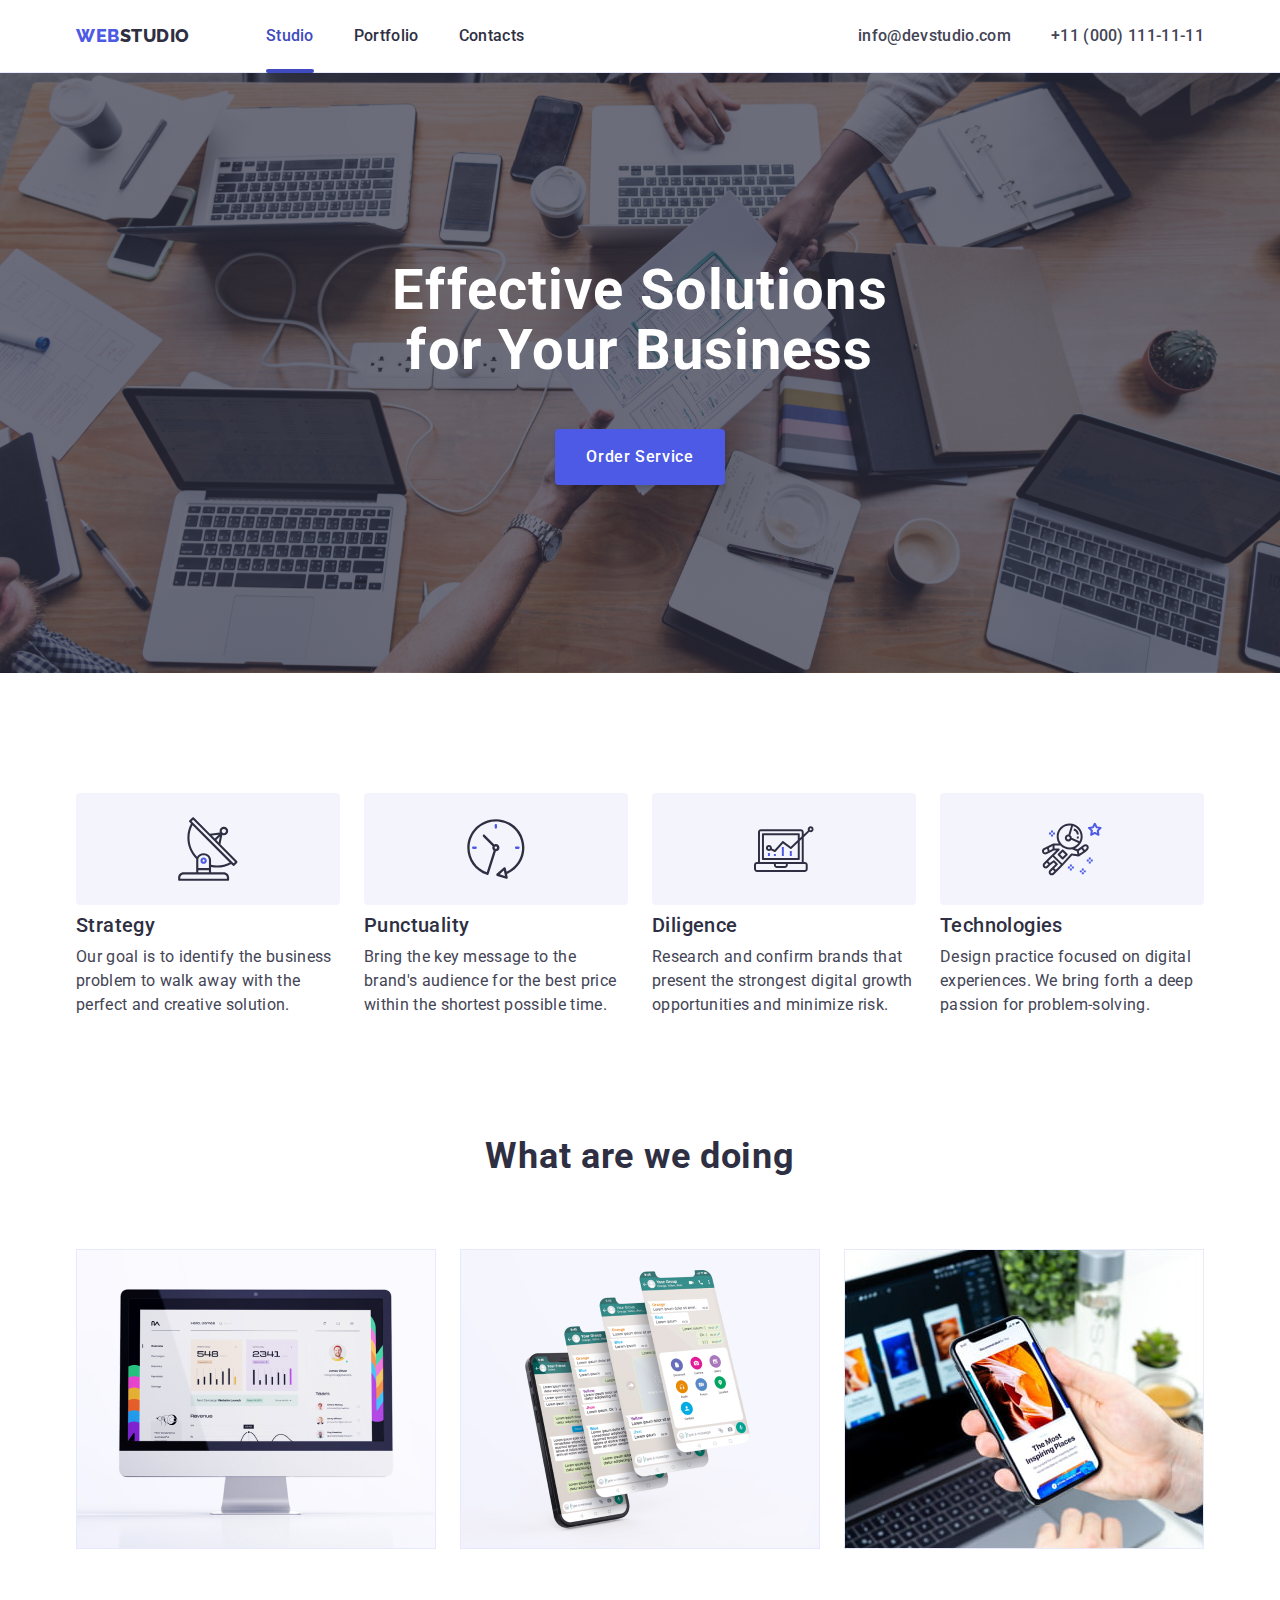
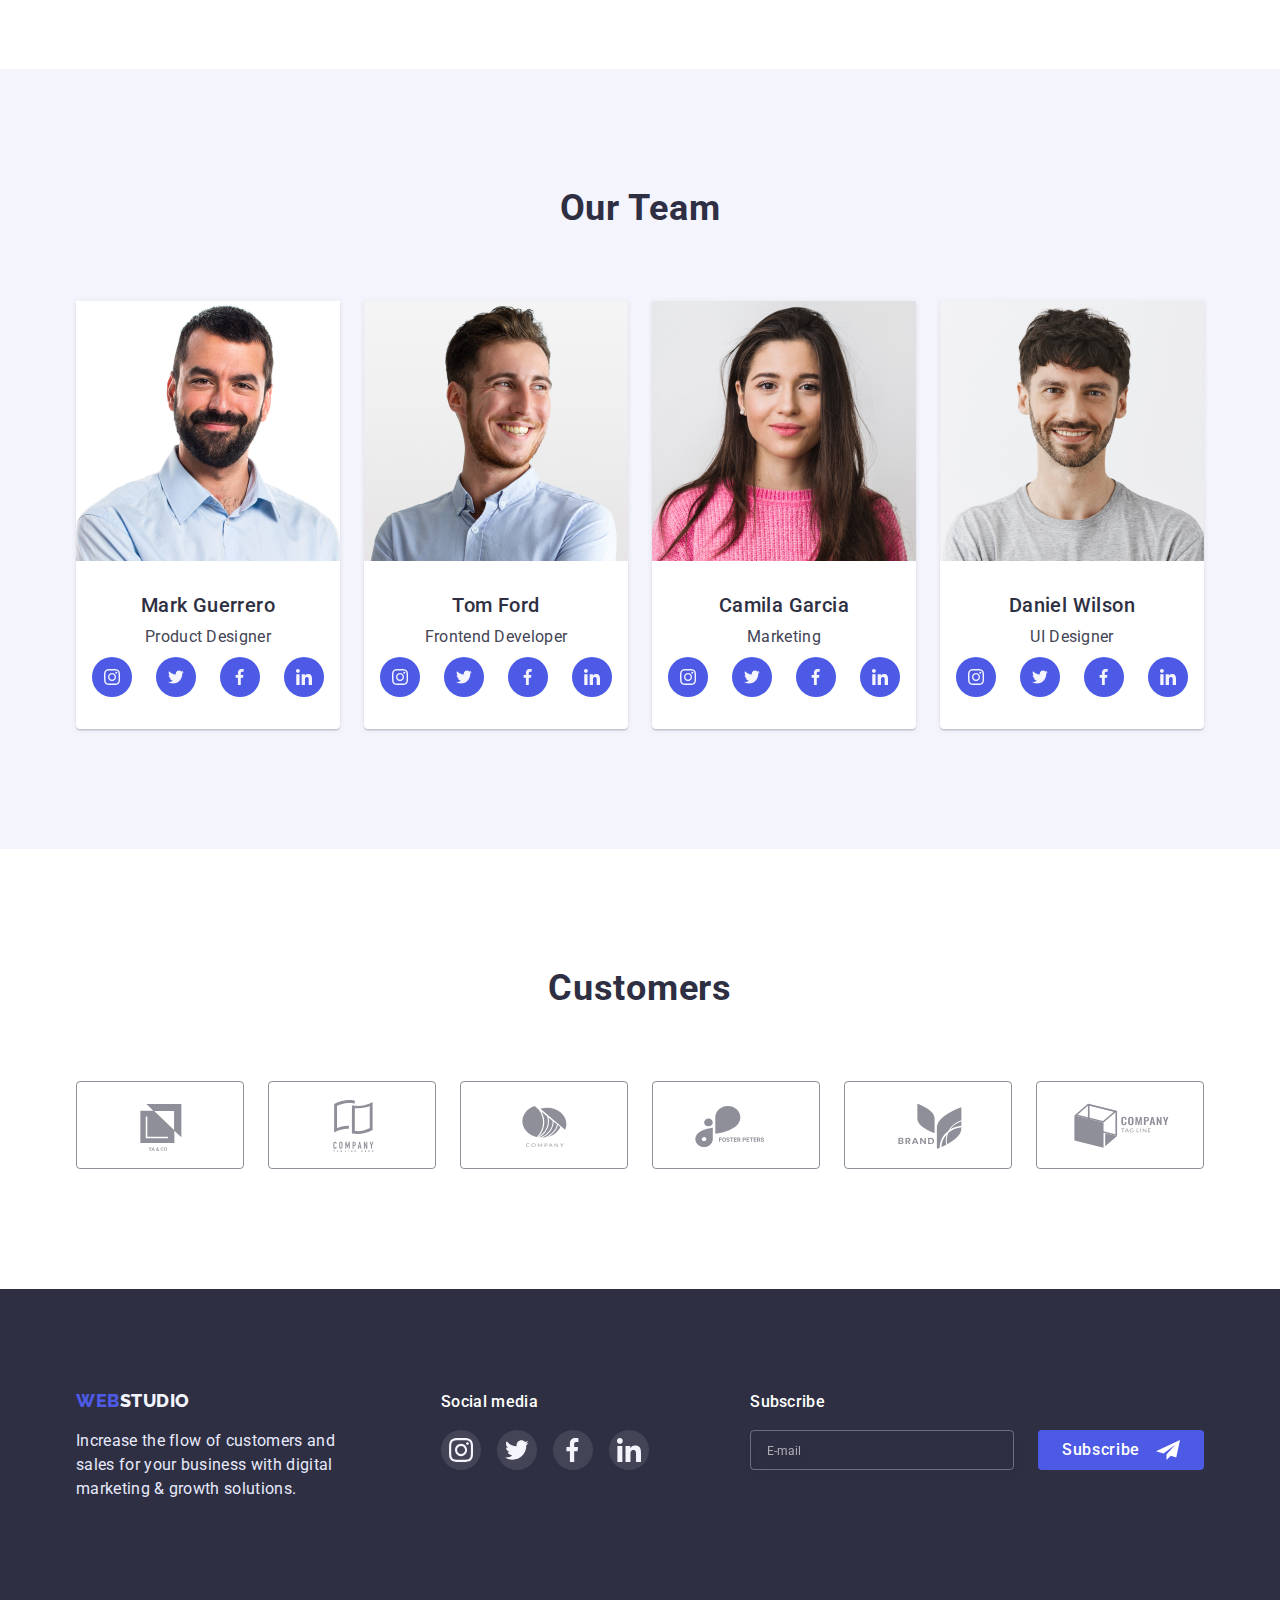
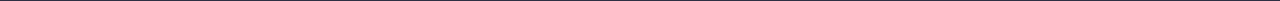
<file: index.html>
<!DOCTYPE html>
<html lang="en">
  <head>
    <meta charset="UTF-8" />
    <meta http-equiv="X-UA-Compatible" content="IE=edge" />
    <meta name="viewport" content="width=<device-width>, initial-scale=1.0" />
    <link rel="preconnect" href="https://fonts.googleapis.com" />
    <link rel="preconnect" href="https://fonts.gstatic.com" crossorigin />
    <link
      href="https://fonts.googleapis.com/css2?family=Roboto:wght@400;500;700;900&display=swap"
      rel="stylesheet"
    />
    <link rel="stylesheet" href="https://cdnjs.cloudflare.com/ajax/libs/modern-normalize/1.1.0/modern-normalize.css" 
    integrity="sha512-Y0MM+V6ymRKN2zStTqzQ227DWhhp4Mzdo6gnlRnuaNCbc+YN/ZH0sBCLTM4M0oSy9c9VKiCvd4Jk44aCLrNS5Q==" 
    crossorigin="anonymous" 
    referrerpolicy="no-referrer" />

    <link rel="stylesheet" href="./css/style.css" />

    <title>WEBSTUDIO</title>
  </head>
  <body>
    <header class="header__top">
      <div class="container">
        <div class="menu-content">
          <nav class="nav-menu">
            <!-- logo -->
            <a href="/" class="logo"><span>WEB</span>STUDIO</a>
            <!-- nav menu -->
            <ul class="menu-list flex-menu">
              <li class="menu-list-item">
                <a
                  href="./index.html"
                  rel="noopener noreferrer nofolow"
                  class="menu-list-link current"
                >
                  Studio
                </a>
              </li>
              <li class="menu-list-item">
                <a
                  href="./portfolio.html"
                  rel="noopener noreferrer nofolow"
                  class="menu-list-link"
                >
                  Portfolio
                </a>
              </li>
              <li class="menu-list-item">
                <a
                  href="#contacts"
                  rel="noopener noreferrer nofolow"
                  class="menu-list-link"
                >
                  Contacts
                </a>
              </li>
            </ul>
          </nav>

          <!-- contacts -->
          <ul class="contacts-list flex-menu">
            <li class="contacts-list-item">
              <a
                href="mailto:info@devstudio.com"
                rel="noopener noreferrer nofolow"
                class="contacts-list-link"
                >info@devstudio.com</a
              >
            </li>
            <li class="contacts-list-item">
              <a
                href="tel:+11(000)1111111"
                rel="noopener noreferrer nofolow"
                class="contacts-list-link"
                >+11 (000) 111-11-11</a
              >
            </li>
          </ul>
        </div>
      </div>
    </header>

    <main>
      <!-- banner -->
      <section class="hero">
        <div class="container">
          <h1 class="caption-h1">
            Effective Solutions <br/>
            for Your Business
          </h1>
          <button class="order-service" type="button" data-modal-open>Order Service</button>
        </div>
      </section>

      <!-- advantages section -->
      <section class="advantages">
        <div class="container">
          <h2 class="visually-hidden">Advantages</h2>
          <ul class="advantages-list">
            <li class="advantages-list-item">
              <div class="advantages-icon">
                  <svg class="svg-icons">
                    <use href="./images/icons.svg#icon-advantages-1"></use>
                  </svg>
              </div>
              <h3 class="caption-h3 caption-navyblue">Strategy</h3>
              <p class="advantages-card-info">
                Our goal is to identify the business problem to walk away with
                the perfect and creative solution.
              </p>
            </li>
            <li class="advantages-list-item">
              <div class="advantages-icon">
                <svg class="svg-icons">
                  <use href="./images/icons.svg#icon-advantages-2"></use>
                </svg>
              </div>
              <h3 class="caption-h3 caption-navyblue">Punctuality</h3>
              <p class="advantages-card-info">
                Bring the key message to the brand's audience for the best price
                within the shortest possible time.
              </p>
            </li>
            <li class="advantages-list-item">
              <div class="advantages-icon">
                <svg class="svg-icons">
                  <use href="./images/icons.svg#icon-advantages-3"></use>
                </svg>
              </div>
              <h3 class="caption-h3 caption-navyblue">Diligence</h3>
              <p class="advantages-card-info">
                Research and confirm brands that present the strongest digital
                growth opportunities and minimize risk.
              </p>
            </li>
            <li class="advantages-list-item">
              <div class="advantages-icon">
                <svg class="svg-icons">
                  <use href="./images/icons.svg#icon-advantages-4"></use>
                </svg>
              </div>
              <h3 class="caption-h3 caption-navyblue">Technologies</h3>
              <p class="advantages-card-info">
                Design practice focused on digital experiences. We bring forth a
                deep passion for problem-solving.
              </p>
            </li>
          </ul>
        </div>
      </section>

      <!-- images section -->
      <section class="wawd">
        <div class="container">
          <h2 class="caption-h2 caption-navyblue">What are we doing</h2>
          <ul class="wawd-list">
            <li class="wawd-list-item">
              <img
                src="./images/image-1.jpg"
                alt="image 1"
                width="360"
                height="300"
              />
            </li>
            <li class="wawd-list-item">
              <img
                src="./images/image-2.jpg"
                alt="image 2"
                width="360"
                height="300"
              />
            </li>
            <li class="wawd-list-item">
              <img
                src="./images/image-3.jpg"
                alt="image 3"
                width="360"
                height="300"
              />
            </li>
          </ul>
        </div>
      </section>

      <!-- team section -->
      <section class="our-team">
        <div class="container">
          <h2 class="caption-h2 caption-navyblue">Our Team</h2>
          <ul class="our-team-list">
            <li class="our-team-list-item">
              <img
                class="our-team-worker-photo"
                src="./images/team-1.jpg"
                alt="Mark Guerrero photo"
                width="264"
                height="260"
              />
              <div class="our-team-card-info">
                <h3 class="caption-h3 caption-navyblue">Mark Guerrero</h3>
                <p class="our-team-card-role">Product Designer</p>
                <ul class="our-team-social-media-list">
                  <li class="our-team-social-media-list-item">
                    <a href="/" rel="noopener noreferrer nofolow" class="our-team-social-media-link">
                      <svg class="svg-icons-ot">
                        <use href="./images/icons.svg#icon-instagram"></use>
                      </svg>
                    </a>
                  </li>
                  <li class="our-team-social-media-list-item">
                    <a href="/" rel="noopener noreferrer nofolow" class="our-team-social-media-link">
                      <svg class="svg-icons-ot">
                        <use href="./images/icons.svg#icon-twitter"></use>
                      </svg>
                    </a>
                  </li>
                  </li>
                  <li class="our-team-social-media-list-item">
                    <a href="/" rel="noopener noreferrer nofolow" class="our-team-social-media-link">
                      <svg class="svg-icons-ot">
                        <use href="./images/icons.svg#icon-facebook"></use>
                      </svg>
                    </a>
                  </li>
                  <li class="our-team-social-media-list-item">
                    <a href="/" rel="noopener noreferrer nofolow" class="our-team-social-media-link">
                      <svg class="svg-icons-ot">
                        <use href="./images/icons.svg#icon-linkedin"></use>
                      </svg>
                    </a>
                  </li>
                </ul>
              </div>
            </li>
            <li class="our-team-list-item">
              <img
                class="our-team-worker-photo"
                src="./images/team-2.jpg"
                alt="Tom Ford photo"
                width="264"
                height="260"
              />
              <div class="our-team-card-info">
                <h3 class="caption-h3 caption-navyblue">Tom Ford</h3>
                <p class="our-team-card-role">Frontend Developer</p>
                <ul class="our-team-social-media-list">
                  <li class="our-team-social-media-list-item">
                    <a href="/" rel="noopener noreferrer nofolow" class="our-team-social-media-link">
                      <svg class="svg-icons-ot">
                        <use href="./images/icons.svg#icon-instagram"></use>
                      </svg>
                    </a>
                  </li>
                  <li class="our-team-social-media-list-item">
                    <a href="/" rel="noopener noreferrer nofolow" class="our-team-social-media-link">
                      <svg class="svg-icons-ot">
                        <use href="./images/icons.svg#icon-twitter"></use>
                      </svg>
                    </a>
                  </li>
                  </li>
                  <li class="our-team-social-media-list-item">
                    <a href="/" rel="noopener noreferrer nofolow" class="our-team-social-media-link">
                      <svg class="svg-icons-ot">
                        <use href="./images/icons.svg#icon-facebook"></use>
                      </svg>
                    </a>
                  </li>
                  <li class="our-team-social-media-list-item">
                    <a href="/" rel="noopener noreferrer nofolow" class="our-team-social-media-link">
                      <svg class="svg-icons-ot">
                        <use href="./images/icons.svg#icon-linkedin"></use>
                      </svg>
                    </a>
                  </li>
                </ul>
              </div>
            </li>
            <li class="our-team-list-item">
              <img
                class="our-team-worker-photo"
                src="./images/team-3.jpg"
                alt="Camila Garcia photo"
                width="264"
                height="260"
              />
              <div class="our-team-card-info">
                <h3 class="caption-h3 caption-navyblue">Camila Garcia</h3>
                <p class="our-team-card-role">Marketing</p>
                <ul class="our-team-social-media-list">
                  <li class="our-team-social-media-list-item">
                    <a href="/" rel="noopener noreferrer nofolow" class="our-team-social-media-link">
                      <svg class="svg-icons-ot">
                        <use href="./images/icons.svg#icon-instagram"></use>
                      </svg>
                    </a>
                  </li>
                  <li class="our-team-social-media-list-item">
                    <a href="/" rel="noopener noreferrer nofolow" class="our-team-social-media-link">
                      <svg class="svg-icons-ot">
                        <use href="./images/icons.svg#icon-twitter"></use>
                      </svg>
                    </a>
                  </li>
                  </li>
                  <li class="our-team-social-media-list-item">
                    <a href="/" rel="noopener noreferrer nofolow" class="our-team-social-media-link">
                      <svg class="svg-icons-ot">
                        <use href="./images/icons.svg#icon-facebook"></use>
                      </svg>
                    </a>
                  </li>
                  <li class="our-team-social-media-list-item">
                    <a href="/" rel="noopener noreferrer nofolow" class="our-team-social-media-link">
                      <svg class="svg-icons-ot">
                        <use href="./images/icons.svg#icon-linkedin"></use>
                      </svg>
                    </a>
                  </li>
                </ul>
              </div>
            </li>
            <li class="our-team-list-item">
              <img
                class="our-team-worker-photo"
                src="./images/team-4.jpg"
                alt="Daniel Wilson photo"
                width="264"
                height="260"
              />
              <div class="our-team-card-info">
                <h3 class="caption-h3 caption-navyblue">Daniel Wilson</h3>
                <p class="our-team-card-role">UI Designer</p>
                <ul class="our-team-social-media-list">
                  <li class="our-team-social-media-list-item">
                    <a href="/" rel="noopener noreferrer nofolow" class="our-team-social-media-link">
                      <svg class="svg-icons-ot">
                        <use href="./images/icons.svg#icon-instagram"></use>
                      </svg>
                    </a>
                  </li>
                  <li class="our-team-social-media-list-item">
                    <a href="/" rel="noopener noreferrer nofolow" class="our-team-social-media-link">
                      <svg class="svg-icons-ot">
                        <use href="./images/icons.svg#icon-twitter"></use>
                      </svg>
                    </a>
                  </li>
                  </li>
                  <li class="our-team-social-media-list-item">
                    <a href="/" rel="noopener noreferrer nofolow" class="our-team-social-media-link">
                      <svg class="svg-icons-ot">
                        <use href="./images/icons.svg#icon-facebook"></use>
                      </svg>
                    </a>
                  </li>
                  <li class="our-team-social-media-list-item">
                    <a href="/" rel="noopener noreferrer nofolow" class="our-team-social-media-link">
                      <svg class="svg-icons-ot">
                        <use href="./images/icons.svg#icon-linkedin"></use>
                      </svg>
                    </a>
                  </li>
                </ul>
              </div>
            </li>
          </ul>
        </div>
      </section>

      <!-- customers section -->
      <section class="customers">
        <div class="container">
          <h2 class="caption-h2 caption-navyblue">Customers</h2>
          <ul class="customers-list">
            <li class="customers-list-item">
              <a href="/" rel="noopener noreferrer nofolow" class="customers-link">
                <svg class="svg-icons-customers">
                  <use href="./images/icons.svg#icon-logo-1"></use>
                </svg>
              </a>
            </li>
            <li class="customers-list-item">
              <a href="/" rel="noopener noreferrer nofolow" class="customers-link">
                <svg class="svg-icons-customers">
                  <use href="./images/icons.svg#icon-logo-2"></use>
                </svg>
              </a>
            </li>
            <li class="customers-list-item">
              <a href="/" rel="noopener noreferrer nofolow" class="customers-link">
                <svg class="svg-icons-customers">
                  <use href="./images/icons.svg#icon-logo-3"></use>
                </svg>
              </a>
            </li>
            <li class="customers-list-item">
              <a href="/" rel="noopener noreferrer nofolow" class="customers-link">
                <svg class="svg-icons-customers">
                  <use href="./images/icons.svg#icon-logo-4"></use>
                </svg>
              </a>
            </li>
            <li class="customers-list-item">
              <a href="/" rel="noopener noreferrer nofolow" class="customers-link">
                <svg class="svg-icons-customers">
                  <use href="./images/icons.svg#icon-logo-5"></use>
                </svg>
              </a>
            </li>
            <li class="customers-list-item">
              <a href="/" rel="noopener noreferrer nofolow" class="customers-link">
                <svg class="svg-icons-customers">
                  <use href="./images/icons.svg#icon-logo-6"></use>
                </svg>
              </a>
            </li>
          </ul>
        </div>
      </section>
    </main>

    <footer class="footer">
      <div class="container">
        <div class="footer-content">
          <div class="footer-div">
            <a href="./index.html" rel="noopener noreferrer nofolow" class="logo">
              <span>WEB</span>STUDIO</a>
            <p class="footer-info">
            Increase the flow of customers and sales for your business with
            digital marketing & growth solutions.
            </p>
          </div>
          <div class="footer-div">
            <p class="footer-caption">Social media</p>
            <ul class="footer-social-media-list">
              <li class="footer-social-media-list-item">
                <a href="/" rel="noopener noreferrer nofolow" class="footer-social-media-link">
                  <svg class="svg-icons-footer">
                    <use href="./images/icons.svg#icon-instagram"></use>
                  </svg>
                </a>
              </li>
              <li class="footer-social-media-list-item">
                <a href="/" rel="noopener noreferrer nofolow" class="footer-social-media-link">
                  <svg class="svg-icons-footer">
                    <use href="./images/icons.svg#icon-twitter"></use>
                  </svg>
                </a>
              </li>
              <li class="footer-social-media-list-item">
                <a href="/" rel="noopener noreferrer nofolow" class="footer-social-media-link">
                  <svg class="svg-icons-footer">
                    <use href="./images/icons.svg#icon-facebook"></use>
                  </svg>
                </a>
              </li>
              <li class="footer-social-media-list-item">
                <a href="/" rel="noopener noreferrer nofolow" class="footer-social-media-link">
                  <svg class="svg-icons-footer">
                    <use href="./images/icons.svg#icon-linkedin"></use>
                  </svg>
                </a>
              </li>
            </ul>
          </div>
          <div class="footer-div">
            <p class="footer-caption">Subscribe</p>
            <form class="footer-form">
              <input type="email" name="footer-email" id="email" placeholder="E-mail" class="footer-email-input">
              <button type="submit" class="footer-subscribe-btn">Subscribe
                <svg class="footer-btn-icon">
                  <use href="./images/icons.svg#icon-send"></use>
                </svg>
              </button>
            </form>
          </div>
        </div>
      </div>
    </footer>


    <!-- modal window -->
    <div class="backdrop is-hidden" data-modal>
      <div class="modal">
        <button data-modal-close class="modal-close">
          <svg class="modal-close-icon">
            <use href="./images/icons.svg#icon-close-modal-button"></use>
          </svg>
        </button>

        <h3 class="modal-caption">Leave your contacts and we will call you back</h3>
        <form class="modal-form">
          <label class="modal-form-lable">
            <span class="modal-form-lable-caption">Name</span>
            <span class="modal-form-input-icon">
              <input type="text" class="modal-form-input" name="user-name" required />
              <svg class="modal-form-icon">
                <use href="./images/icons.svg#icon-person"></use>
              </svg>
            </span>
          </label>

          <label class="modal-form-lable">
            <span class="modal-form-lable-caption">Phone</span>
            <span class="modal-form-input-icon">
              <input type="tel" class="modal-form-input" name="user-phone" required />
              <svg class="modal-form-icon">
                <use href="./images/icons.svg#icon-phone"></use>
              </svg>
            </span>
          </label>

          <label class="modal-form-lable">
            <span class="modal-form-lable-caption">Email</span>
            <span class="modal-form-input-icon">
              <input type="email" class="modal-form-input" name="user-email" required />
              <svg class="modal-form-icon">
                <use href="./images/icons.svg#icon-email"></use>
              </svg>
            </span>
          </label>

          <label class="modal-form-lable modal-textarea">
            <span class="modal-form-lable-caption">Comment</span>
            <textarea
              name="user-comment"
              class="modal-form-textarea"
              placeholder="Text input"
            ></textarea>
          </label>

          <label for="policy" class="modal-form-check-policy">
            <input
              type="checkbox"
              id="policy"
              class="modal-form-check visually-hidden"
              required
            />
            <span class="modal-form-check">
              <svg class="chek-icon">
                <use href="./images/icons.svg#icon-tick"></use>
              </svg> </span
            >I accept the terms and conditions of the&nbsp;<a href="" class="policy-link"
              >Privacy Policy</a
            ></label
          >

          <button type="submit" class="modal-send-btn">Send</button>
        </form>
      </div>
    </div>



    <script src="./js/modal.js"></script>
  </body>
</html>
</file>
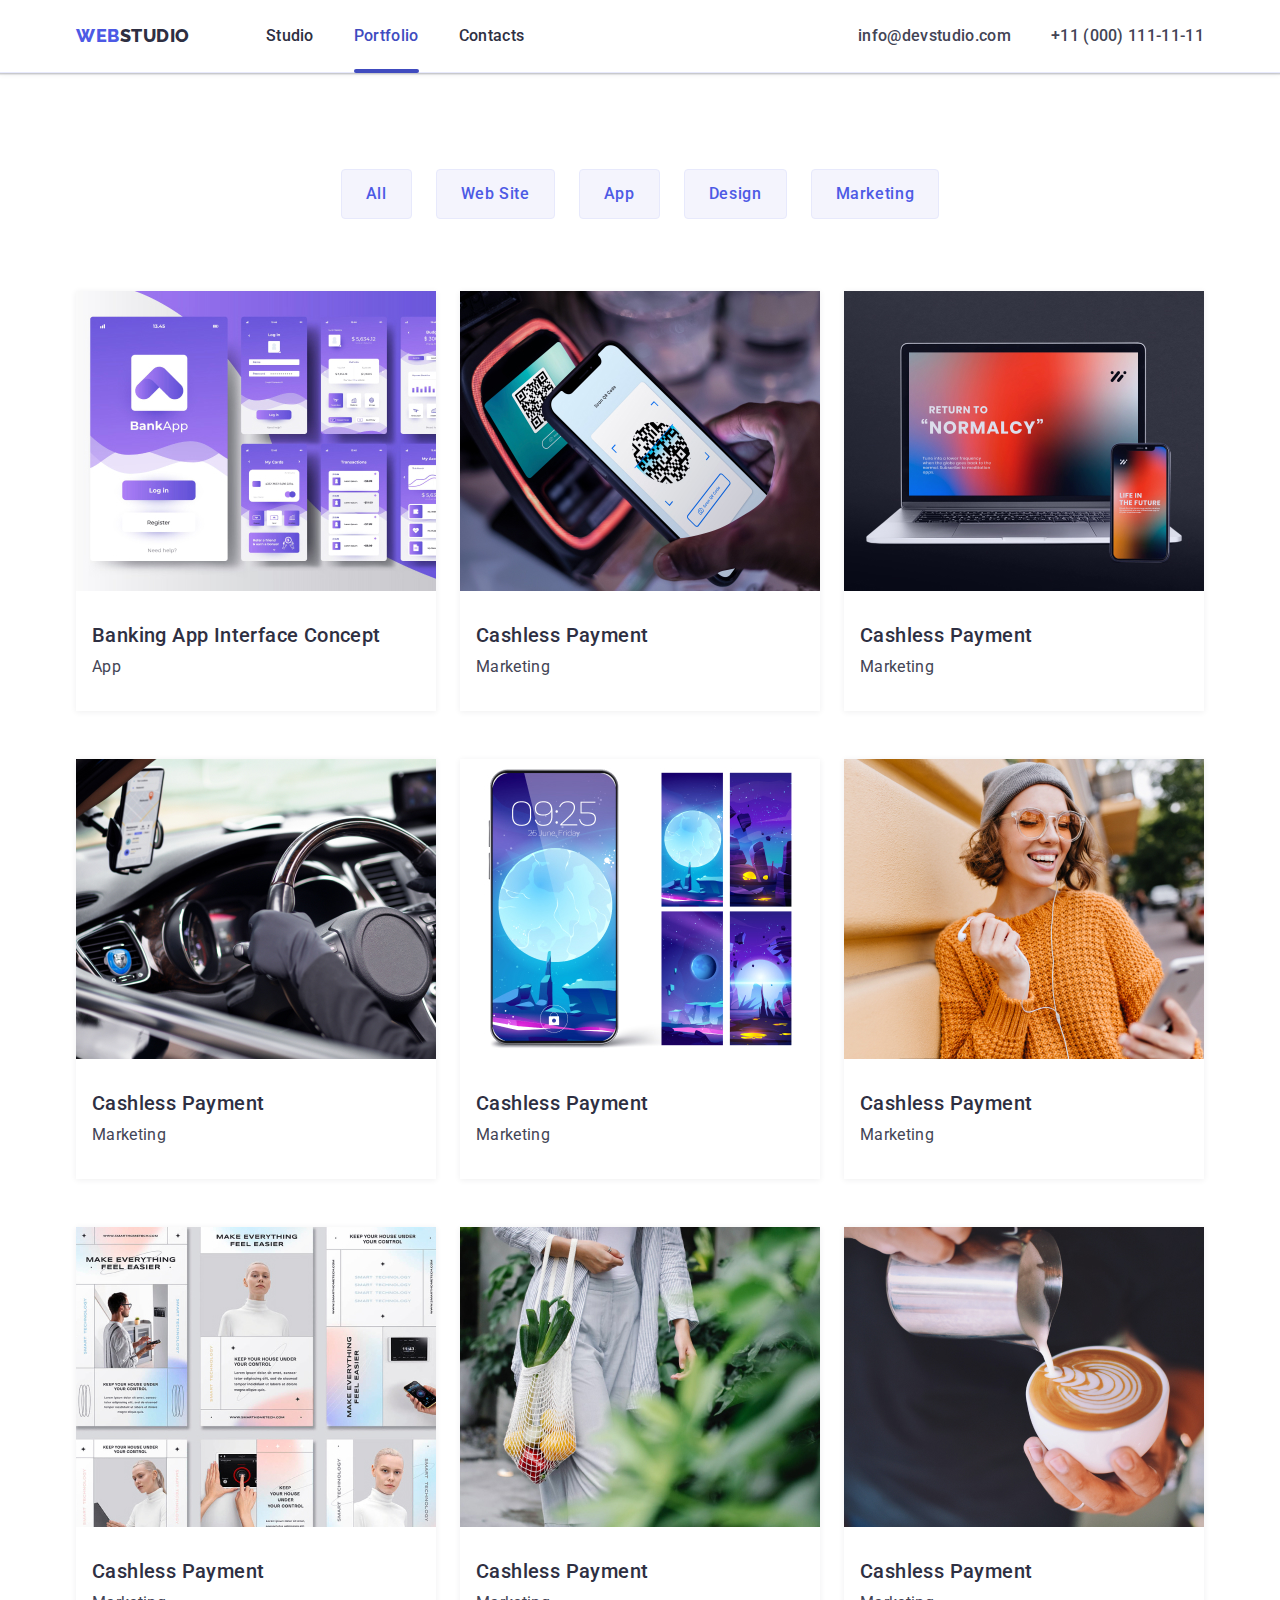
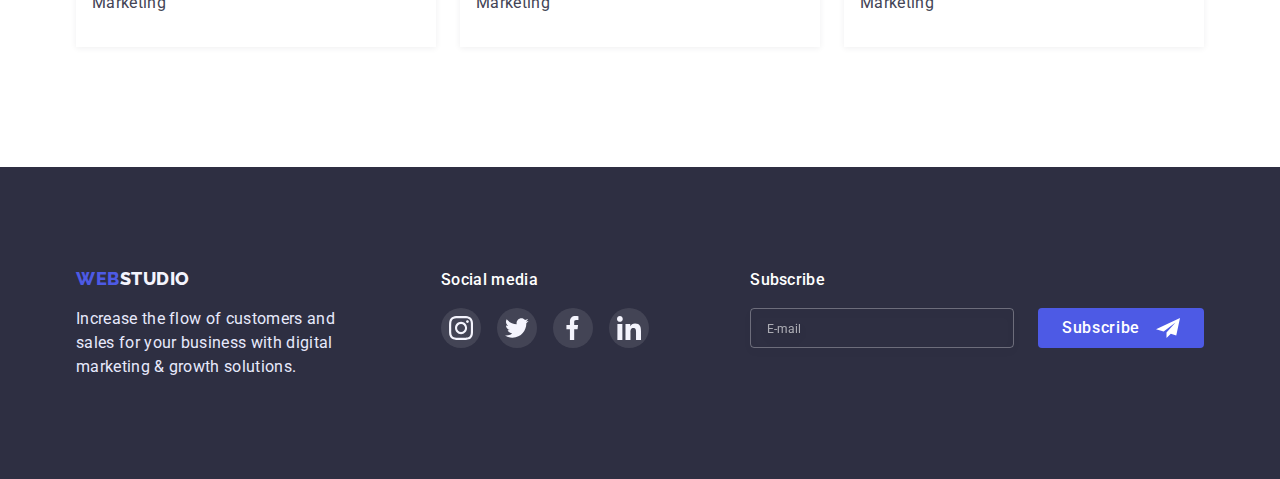
<file: portfolio.html>
<!DOCTYPE html>
<html lang="en">
  <head>
    <meta charset="UTF-8" />
    <meta http-equiv="X-UA-Compatible" content="IE=edge" />
    <meta name="viewport" content="width=<device-width>, initial-scale=1.0" />
    <link rel="preconnect" href="https://fonts.googleapis.com" />
    <link rel="preconnect" href="https://fonts.gstatic.com" crossorigin />
    <link
      href="https://fonts.googleapis.com/css2?family=Raleway:wght@800&family=Roboto:wght@400;500;700;900&display=swap"
      rel="stylesheet"
    />
    <link rel="stylesheet" href="https://cdnjs.cloudflare.com/ajax/libs/modern-normalize/1.1.0/modern-normalize.css" 
    integrity="sha512-Y0MM+V6ymRKN2zStTqzQ227DWhhp4Mzdo6gnlRnuaNCbc+YN/ZH0sBCLTM4M0oSy9c9VKiCvd4Jk44aCLrNS5Q==" 
    crossorigin="anonymous" 
    referrerpolicy="no-referrer" />
    <link rel="stylesheet" href="./css/style.css" />

    <title>PORTFOLIO</title>
  </head>
  <body>
    <header class="header__top">
      <div class="container">
        <div class="menu-content">
          <nav class="nav-menu">
            <!-- logo -->
            <a href="/" class="logo"><span>WEB</span>STUDIO</a>
            <!-- nav menu -->
            <ul class="menu-list flex-menu">
              <li class="menu-list-item">
                <a
                  href="./index.html"
                  rel="noopener noreferrer nofolow"
                  class="menu-list-link"
                  >Studio</a
                >
              </li>
              <li class="menu-list-item">
                <a
                  href="./portfolio.html"
                  rel="noopener noreferrer nofolow"
                  class="menu-list-link current"
                  >Portfolio</a
                >
              </li>
              <li class="menu-list-item">
                <a
                  href="#contacts"
                  rel="noopener noreferrer nofolow"
                  class="menu-list-link"
                  >Contacts</a
                >
              </li>
            </ul>
          </nav>

          <!-- contacts -->
          <ul class="contacts-list flex-menu">
            <li class="contacts-list-item">
              <a
                href="mailto:info@devstudio.com"
                rel="noopener noreferrer nofolow"
                class="contacts-list-link"
                >info@devstudio.com</a
              >
            </li>
            <li class="contacts-list-item">
              <a
                href="tel:+11(000)1111111"
                rel="noopener noreferrer nofolow"
                class="contacts-list-link"
                >+11 (000) 111-11-11</a
              >
            </li>
          </ul>
        </div>
      </div>
    </header>

    <!-- main section -->
    <main>
      <section class="portfolio-articles">
        <div class="container">
          <!-- filter -->
          <ul class="filter-list">
            <li class="filter-list-item">
              <button type="button" class="filter-button">All</button>
            </li>
            <li class="filter-list-item">
              <button type="button" class="filter-button">Web Site</button>
            </li>
            <li class="filter-list-item">
              <button type="button" class="filter-button">App</button>
            </li>
            <li class="filter-list-item">
              <button type="button" class="filter-button">Design</button>
            </li>
            <li class="filter-list-item">
              <button type="button" class="filter-button">Marketing</button>
            </li>
          </ul>

          <!-- portfolio -->
          <h1 class="visually-hidden">Portfolio</h1>
          <ul class="articles-list">
            <li class="article-list-item">
              <a href="/" rel="noopener noreferrer nofolow" class="article-link">
                <div class="link-container">
                  <img
                  src="./images/article-1.jpg"
                  alt="artcile-image-1"
                  width="360"
                  height="300"
                  class="article-img"
                  />
                  <div class="link-text-overlay">
                    <p class="link-text">
                      14 Stylish and User-Friendly App Design Concepts · Task
                      Manager App · Calorie Tracker App · Exotic Fruit Ecommerce
                      App · Cloud Storage App
                    </p>
                  </div>
                </div>
                <div class="article-info">
                  <h3 class="caption-h3 caption-navyblue">
                    Banking App Interface Concept
                  </h3>
                  <p class="pa-category">App</p>
                </div>
              </a>
            </li>
            <li class="article-list-item">
              <a href="/" rel="noopener noreferrer nofolow" class="article-link">
                <div class="link-container">
                  <img
                    src="./images/article-2.jpg"
                    alt="artcile-image-2"
                    width="360"
                    height="300"
                    class="article-img"
                  />
                  <div class="link-text-overlay">
                    <p class="link-text">
                      14 Stylish and User-Friendly App Design Concepts · Task
                      Manager App · Calorie Tracker App · Exotic Fruit Ecommerce
                      App · Cloud Storage App
                    </p>
                  </div>
                </div>
                <div class="article-info">
                  <h3 class="caption-h3 caption-navyblue">Cashless Payment</h3>
                  <p class="pa-category">Marketing</p>
                </div>
              </a>
            </li>
            <li class="article-list-item">
              <a href="/" rel="noopener noreferrer nofolow" class="article-link">
                <div class="link-container">
                  <img
                    src="./images/article-3.jpg"
                    alt="artcile-image-3"
                    width="360"
                    height="300"
                    class="article-img"
                  />
                  <div class="link-text-overlay">
                    <p class="link-text">
                      14 Stylish and User-Friendly App Design Concepts · Task
                      Manager App · Calorie Tracker App · Exotic Fruit Ecommerce
                      App · Cloud Storage App
                    </p>
                  </div>
                </div>
                <div class="article-info">
                  <h3 class="caption-h3 caption-navyblue">Cashless Payment</h3>
                  <p class="pa-category">Marketing</p>
                </div>
              </a>
            </li>
            <li class="article-list-item">
              <a href="/" rel="noopener noreferrer nofolow" class="article-link">
                <div class="link-container">
                  <img
                    src="./images/article-4.jpg"
                    alt="artcile-image-4"
                    width="360"
                    height="300"
                    class="article-img"
                  />
                  <div class="link-text-overlay">
                    <p class="link-text">
                      14 Stylish and User-Friendly App Design Concepts · Task
                      Manager App · Calorie Tracker App · Exotic Fruit Ecommerce
                      App · Cloud Storage App
                    </p>
                  </div>
                </div>
                <div class="article-info">
                  <h3 class="caption-h3 caption-navyblue">Cashless Payment</h3>
                  <p class="pa-category">Marketing</p>
                </div>
              </a>
            </li>
            <li class="article-list-item">
              <a href="/" rel="noopener noreferrer nofolow" class="article-link">
                <div class="link-container">
                  <img
                    src="./images/article-5.jpg"
                    alt="artcile-image-5"
                    width="360"
                    height="300"
                    class="article-img"
                  />
                  <div class="link-text-overlay">
                    <p class="link-text">
                      14 Stylish and User-Friendly App Design Concepts · Task
                      Manager App · Calorie Tracker App · Exotic Fruit Ecommerce
                      App · Cloud Storage App
                    </p>
                  </div>
                </div>
                <div class="article-info">
                  <h3 class="caption-h3 caption-navyblue">Cashless Payment</h3>
                  <p class="pa-category">Marketing</p>
                </div>
              </a>
            </li>
            <li class="article-list-item">
              <a href="/" rel="noopener noreferrer nofolow" class="article-link">
                <div class="link-container">
                  <img
                    src="./images/article-6.jpg"
                    alt="artcile-image-6"
                    width="360"
                    height="300"
                    class="article-img"
                  />
                  <div class="link-text-overlay">
                    <p class="link-text">
                      14 Stylish and User-Friendly App Design Concepts · Task
                      Manager App · Calorie Tracker App · Exotic Fruit Ecommerce
                      App · Cloud Storage App
                    </p>
                  </div>
                </div>
                <div class="article-info">
                  <h3 class="caption-h3 caption-navyblue">Cashless Payment</h3>
                  <p class="pa-category">Marketing</p>
                </div>
              </a>
            </li>
            <li class="article-list-item">
              <a href="/" rel="noopener noreferrer nofolow" class="article-link">
                <div class="link-container">
                  <img
                    src="./images/article-7.jpg"
                    alt="artcile-image-7"
                    width="360"
                    height="300"
                    class="article-img"
                  />
                  <div class="link-text-overlay">
                    <p class="link-text">
                      14 Stylish and User-Friendly App Design Concepts · Task
                      Manager App · Calorie Tracker App · Exotic Fruit Ecommerce
                      App · Cloud Storage App
                    </p>
                  </div>
                </div>
                <div class="article-info">
                  <h3 class="caption-h3 caption-navyblue">Cashless Payment</h3>
                  <p class="pa-category">Marketing</p>
                </div>
              </a>
            </li>
            <li class="article-list-item">
              <a href="/" rel="noopener noreferrer nofolow" class="article-link">
                <div class="link-container">
                  <img
                    src="./images/article-8.jpg"
                    alt="artcile-image-8"
                    width="360"
                    height="300"
                    class="article-img"
                  />
                  <div class="link-text-overlay">
                    <p class="link-text">
                      14 Stylish and User-Friendly App Design Concepts · Task
                      Manager App · Calorie Tracker App · Exotic Fruit Ecommerce
                      App · Cloud Storage App
                    </p>
                  </div>
                </div>
                <div class="article-info">
                  <h3 class="caption-h3 caption-navyblue">Cashless Payment</h3>
                  <p class="pa-category">Marketing</p>
                </div>
              </a>
            </li>
            <li class="article-list-item">
              <a href="/" rel="noopener noreferrer nofolow" class="article-link">
                <div class="link-container">
                  <img
                    src="./images/article-9.jpg"
                    alt="artcile-image-9"
                    width="360"
                    height="300"
                    class="article-img"
                  />
                  <div class="link-text-overlay">
                    <p class="link-text">
                      14 Stylish and User-Friendly App Design Concepts · Task
                      Manager App · Calorie Tracker App · Exotic Fruit Ecommerce
                      App · Cloud Storage App
                    </p>
                  </div>
                </div>
                <div class="article-info">
                  <h3 class="caption-h3 caption-navyblue">Cashless Payment</h3>
                  <p class="pa-category">Marketing</p>
                </div>
              </a>
            </li>
          </ul>
        </div>
      </section>
    </main>

    <footer class="footer">
      <div class="container">
        <div class="footer-content">
          <div class="footer-div">
            <a href="./index.html" rel="noopener noreferrer nofolow" class="logo">
              <span>WEB</span>STUDIO</a>
            <p class="footer-info">
            Increase the flow of customers and sales for your business with
            digital marketing & growth solutions.
            </p>
          </div>
          <div class="footer-div">
            <p class="footer-caption">Social media</p>
            <ul class="footer-social-media-list">
              <li class="footer-social-media-list-item">
                <a href="/" rel="noopener noreferrer nofolow" class="footer-social-media-link">
                  <svg class="svg-icons-footer">
                    <use href="./images/icons.svg#icon-instagram"></use>
                  </svg>
                </a>
              </li>
              <li class="footer-social-media-list-item">
                <a href="/" rel="noopener noreferrer nofolow" class="footer-social-media-link">
                  <svg class="svg-icons-footer">
                    <use href="./images/icons.svg#icon-twitter"></use>
                  </svg>
                </a>
              </li>
              <li class="footer-social-media-list-item">
                <a href="/" rel="noopener noreferrer nofolow" class="footer-social-media-link">
                  <svg class="svg-icons-footer">
                    <use href="./images/icons.svg#icon-facebook"></use>
                  </svg>
                </a>
              </li>
              <li class="footer-social-media-list-item">
                <a href="/" rel="noopener noreferrer nofolow" class="footer-social-media-link">
                  <svg class="svg-icons-footer">
                    <use href="./images/icons.svg#icon-linkedin"></use>
                  </svg>
                </a>
              </li>
            </ul>
          </div>
          <div class="footer-div">
            <p class="footer-caption">Subscribe</p>
            <form class="footer-form">
              <input type="email" name="footer-email" id="email" placeholder="E-mail" class="footer-email-input">
              <button type="submit" class="footer-subscribe-btn">Subscribe
                <svg class="footer-btn-icon">
                  <use href="./images/icons.svg#icon-send"></use>
                </svg>
              </button>
            </form>
          </div>
        </div>
      </div>
    </footer>
  </body>
</html>
</file>
<file: css/style.css>
@import url("https://fonts.googleapis.com/css2?family=Raleway:wght@800&family=Roboto:wght@400;500;700&display=swap");

*,
::before,
::after {
  padding: 0;
  margin: 0;
  box-sizing: border-box;
}

body {
  color: var(--color-navyblue);
  font-family: "Roboto", sans-serif;
  background-color: var(--color-white);
}

:root {
  --color-iris: rgba(77, 90, 229, 1);
  --color-navyblue: rgba(46, 47, 66, 1);
  --color-white: rgba(255, 255, 255, 1);
  --color-cloud: rgba(244, 244, 253, 1);
  --color-cornflower: rgba(231, 233, 252, 1);
  --color-slate: rgba(67, 68, 85, 1);
  --color-lightslate: rgba(142, 143, 153, 1);
  --color-ocean: rgba(64, 75, 191, 1);
  --color-green: rgba(49, 208, 170, 1);

  --modal-backdrop: #2e2f42;
  --modal-background: #fcfcfc;

  --font-roboto: "Roboto", sans-serif;
  --font-raleway: "Raleway", sans-serif;
}

a {
  text-decoration: none;
}

li {
  list-style: none;
}

img{
  display: block;
  max-width: 100%;
  height: auto;
}

.caption-h1 {
  font-weight: 700;
  font-size: 56px;
  line-height: 1.07;
  letter-spacing: 0.02em;
}

.caption-h2 {
  font-weight: 700;
  font-size: 36px;
  line-height: 1.11;
  letter-spacing: 0.02em;
  text-align: center;
}

.caption-h3 {
  font-weight: 500;
  font-size: 20px;
  line-height: 1.2;
  letter-spacing: 0.02em;
}

.caption-navyblue {
  color: var(--color-navyblue);
}

.visually-hidden {
  position: absolute;
  white-space: nowrap;
  width: 1px;
  height: 1px;
  overflow: hidden;
  border: 0;
  padding: 0;
  clip: rect(0 0 0 0);
  clip-path: inset(50%);
  margin: -1px;
}

.container {
  max-width: 1158px;
  margin: 0 auto;
  padding: 0 15px;
}

/* _______________STUDIO_______________ */

/* _______________HEADER_______________ */
.header__top {
  padding: 24px 0;
  border-bottom: 1px solid var(--color-cornflower);
  box-shadow: 0px 2px 1px rgba(46, 47, 66, 0.08), 
              0px 1px 1px rgba(46, 47, 66, 0.16), 
              0px 1px 6px rgba(46, 47, 66, 0.08);
}

.logo {
  font-family: var(--font-raleway);
  font-weight: 800;
  font-size: 18px;
  line-height: 1.33;
  letter-spacing: 0.03em;
  color: var(--color-navyblue);
  margin-right: 76px;
}

.logo span {
  color: var(--color-iris);
}

.flex-menu {
  display: flex;
  gap: 40px;
}

.nav-menu, .menu-content{
  display: flex;
}

.contacts-list{
  margin-left: auto;
}


.menu-list-link,
.contacts-list-link {
  font-weight: 500;
  letter-spacing: 0.02em;
  line-height: 1.5;
  font-size: 16px;
  position: relative;
  transition: color 250ms cubic-bezier(0.4, 0, 0.2, 1);
}

.menu-list-link {
  color: var(--color-navyblue);
}

.contacts-list-link {
  color: var(--color-slate);
}

.menu-list-link:hover,
.menu-list-link:focus,
.menu-list-link:active{
  color: var(--color-ocean);
}

.contacts-list-link:hover,
.contacts-list-link:focus{
  color: var(--color-ocean);
}

.menu-list-link.current::after {
  content: "";
  position: absolute;
  width: 100%;
  bottom: -28px;
  height: 4px;
  border-radius: 2px;
  left: 0;
  background-color: var(--color-ocean); 
}

.menu-list-link.current{
  color: var(--color-ocean);
}


/* _____________MODAL_____________ */
 .backdrop{
  position: fixed;
  top: 0;
  left: 0;
  height: 100%;
  width: 100%;
  background-color: rgba(46, 47, 66, 0.4);
  transition-duration: 250ms;
  transition-property: opacity, visibility;
  transition-timing-function: cubic-bezier(0.4, 0, 0.2, 1);
}

.backdrop.is-hidden{
  opacity: 0;
  visibility: hidden;
  pointer-events: none;
}

.modal{
  position: absolute;
  top: 50%;
  left: 50%;
  transform: translate(-50%, -50%);    
  min-width: 408px; 
  background: var(--modal-background);
  box-shadow: 0px 1px 1px rgba(0, 0, 0, 0.14), 0px 1px 3px rgba(0, 0, 0, 0.12), 0px 2px 1px rgba(0, 0, 0, 0.2);
  border-radius: 4px;
  padding: 24px;
  padding-top: 72px;
}

.modal-close{
  position: absolute;
  top: 24px;
  right: 24px;
  width: 24px;
  height: 24px;
  text-align: center;
  border-radius: 50%;
  background: var(--color-cornflower);
  border: 1px solid rgba(0, 0, 0, 0.1);
  font-family: inherit;
  font-style: normal;
  font-weight: 500;
  font-size: 16px;
  cursor: pointer;
  transition-duration: 250ms;
  transition-property: background-color, color;
  transition-timing-function: cubic-bezier(0.4, 0, 0.2, 1);
}

.modal-close:hover,
.modal-close:focus{
  background-color: var(--color-ocean);
  fill: var(--color-white);
  border: transparent;

}

.modal-close-icon {
  width: 8px;
  height: 8px;
}

.modal-caption{
  margin-bottom: 16px;
  font-weight: 500;
  font-size: 16px;
  line-height: 1.5;
  text-align: center;
  letter-spacing: 0.02em;
  color: var(--color-navyblue);
}

.modal-form{
  display: flex;
  flex-direction: column;
}

.modal-form-lable{
  margin-bottom: 8px;
}

.modal-form-input{
  width: 100%;
  height: 40px;
  font-weight: 400;
  font-size: 16px;
  color: var(--color-navyblue);
  padding-left: 42px;
  padding-top: 11px;
  padding-bottom: 11px;
  border: 1px solid rgba(33, 33, 33, 0.2);
  border-radius: 4px;
  transition-duration: 250ms;
  transition-property: border-color, fill;
  transition-timing-function: cubic-bezier(0.4, 0, 0.2, 1);
}

.modal-form-input:focus{
  outline: none;
  border-color: var(--color-iris);
}

.modal-form-input:focus + .modal-form-icon{
  fill: var(--color-iris);
}

.modal-form-lable-caption{
  display: block;
  font-weight: 400;
  font-size: 12px;
  line-height: 1.33;
  margin-bottom: 4px;
  color: var(--color-lightslate);
}

.modal-form-input-icon{
  display: block;
  position: relative;
}

.modal-form-icon{
  position:absolute;
  top: 50%;
  left: 16px;
  transform: translateY(-50%);
  display: block;
  width: 18px;
  height: 24px;
  fill: var(--color-navyblue);
}

.modal-form-textarea{
  resize: none;
  font-weight: 400;
  font-size: 16px;
  color: var(--color-navyblue);
  border: 1px solid rgba(33, 33, 33, 0.2);
  border-radius: 4px;
  width: 100%;
  height: 120px;
  padding: 8px 16px;
  transition-duration: 250ms;
  transition-property: border-color;
  transition-timing-function: cubic-bezier(0.4, 0, 0.2, 1);
}

.modal-form-textarea:focus{
  outline: none;
  border-color: var(--color-iris);
}

.modal-form-check-policy{
  display: flex;
  align-items: center;
  font-weight: 400;
  font-size: 12px;
  line-height: 1.33;
  letter-spacing: 0.04em;
  color: #757575;
  margin-bottom: 24px;
}

.modal-form-check{
  position: relative;
  display: block;
  content: '';
  width: 16px;
  height: 16px;
  border: 1.25px solid #2E2F42;
  border-radius: 2px;
  cursor: pointer;
  margin-right: 8px;
}

.chek-icon{
  position: absolute;
  display: block;
  height: 8px;
  width: 10px;
  top: 50%;
  left: 50%;
  transform: translate(-50%, -50%);
  fill: var(--color-white);
  transition-duration: 250ms;
  transition-property: background-color, border;
  transition-timing-function: cubic-bezier(0.4, 0, 0.2, 1);
}

.modal-form-check:checked + .modal-form-check{
  background-color: var(--color-ocean);
  border: transparent;
}

.modal-send-btn{
  min-width: 169px;
  align-self: center;
  height: 56px;
  color: var(--color-white);
  line-height: 1.18;
  letter-spacing: 0.04em;
  padding: 16px 32px;
  box-shadow: 0px 4px 4px rgba(0, 0, 0, 0.15);
  border-radius: 4px;
  border: 0;
  background: var(--color-iris); 
  transition-duration: 250ms;
  transition-property: background-color, box-shadow;
  transition-timing-function: cubic-bezier(0.4, 0, 0.2, 1);
  font-family: inherit;
  font-style: normal;
  font-weight: 500;
  font-size: 16px;
  cursor: pointer;
}

.modal-textarea{
  margin-bottom: 16px;
}

.policy-link{
  color: var(--color-iris);
  text-decoration: underline;
}



/* _______________HERO SECTION_______________ */
.hero {
  background-image: linear-gradient(
    to right,
    rgba(46, 47, 66, 0.7) , 
    rgba(46, 47, 66, 0.7)),
     url('../images/bg-main_page.jpg');  
  background-repeat: no-repeat;
  background-position:  center;
  color: var(--color-white);
  padding: 188px 0;
  text-align: center;
  max-width: 1440px;
  margin-right: auto;
  margin-left: auto;

}

.order-service {
  font-family: var(--font-roboto);
  background-color: var(--color-iris);
  border: none;
  color: var(--color-white);
  box-shadow: 0px 4px 4px rgba(0, 0, 0, 0.15);
  width: 170px;
  height: 56px;
  border-radius: 4px;
  font-weight: 500;
  font-size: 16px;
  letter-spacing: 0.04em;
  cursor: pointer;
  margin-top: 48px;
  transition: background-color 250ms cubic-bezier(0.4, 0, 0.2, 1);
}

.order-service:hover,
.order-service:focus {
  background-color: var(--color-ocean);
}


/* ______________ADVANTAGES SECTION_____________*/
.advantages {
  padding: 120px 0;
}

.advantages-list {
  display: flex;
  flex-wrap: wrap;
  gap: 24px;
}

.advantages-card-info {
  font-size: 16px;
  line-height: 1.5;
  color: var(--color-slate);
  letter-spacing: 0.02em;
  margin-top: 8px;
}

.advantages-list-item {
  width: 264px;
}

.advantages-icon{
  height: 112px;
  background-color: var(--color-cloud);
  border-radius: 4px;
  margin-bottom: 8px;
  display: flex;
  justify-content: center;
  align-items: center;
}

.svg-icons{
  width: 59.72px;
  height: 64px;
}


/* ___________WHAT ARE WE DOING SECTION____________*/
.wawd {
  padding-bottom: 120px;
}

.wawd-list {
  margin-top: 72px;
  display: flex;
  flex-wrap: wrap;
  gap: 24px;
}


/* ____________OUR TEAM SECTION_____________*/
.our-team {
  background-color: var(--color-cloud);
  padding: 120px 0;
}

.our-team-list {
  margin-top: 72px;
  display: flex;
  flex-wrap: wrap;
  gap: 24px;
}

.our-team-list-item {
  background-color: var(--color-white);
  width: 264px;
  text-align: center;
  border-radius: 0px 0px 4px 4px;
  box-shadow: 0px 1px 6px rgba(46, 47, 66, 0.08), 
              0px 1px 1px rgba(46, 47, 66, 0.16), 
              0px 2px 1px rgba(46, 47, 66, 0.08);
  color: var(--color-cloud);
}

.our-team-card-info {
  color: var(--color-slate);
  font-size: 16px;
  line-height: 1.5;
  letter-spacing: 0.02em;
  padding: 32px 16px;
}

.our-team-card-role {
  margin-top: 8px;
}

.our-team-social-media-list{
  display: flex;
  gap: 24px;
  margin-top: 8px;
  justify-content: center;
}

.our-team-social-media-link{
  border-radius: 50%;
  border: none;
  width: 40px;
  height: 40px;
  background-color: var(--color-iris);
  display: flex;
  justify-content: center;
  align-items: center;
  transition: background-color 250ms cubic-bezier(0.4, 0, 0.2, 1);
}

.our-team-social-media-link:hover,
.our-team-social-media-link:focus{
  background-color: var(--color-ocean);
  border: transparent;
}

.svg-icons-ot{
  width: 16px;
  height: 16px;
  fill: var(--color-cloud);
}



/* ______________CUSTOMERS SECTION____________ */
.customers{
  padding-top: 120px;
  padding-bottom: 120px;
}

.customers-list{
  margin-top: 72px;
  display: flex;
  flex-wrap: wrap;
  gap: 24px;
}

.customers-link{
    display: flex;
    justify-content: center;
    align-items: center;
    width: 168px;
    height: 88px;
    color: var(--color-lightslate);
    border: 1px solid var(--color-lightslate);
    border-radius: 4px;
    cursor: pointer;
    transition: color 250ms cubic-bezier(0.4, 0, 0.2, 1),
                border 250ms cubic-bezier(0.4, 0, 0.2, 1);
}

.svg-icons-customers{
  fill: currentColor;
  width: 104px;
  height: 56px;
}

.customers-link:hover,
.customers-link:focus{
  color: var(--color-ocean);  
  border: 1px solid var(--color-ocean);
}


/* ____________FOOTER_____________ */
.footer {
  background-color: var(--color-navyblue);
  padding: 100px 0;
}

.footer .logo {
  color: var(--color-cloud);
  margin-right: 0;
}

.footer-info {
  width: 264px;
  color: var(--color-cornflower);
  font-size: 16px;
  line-height: 1.5;
  letter-spacing: 0.02em;
  margin-top: 16px;
}

.footer-content{
  display: flex;
  flex-direction: row;
  align-items: baseline;
  justify-content: space-between;
}

.footer-social-media-list{
  display: flex;
  gap: 16px;
  flex-wrap: wrap;
  margin-top: 16px;
}

.footer-social-media-list-item{
  display: flex;
  justify-content: center;
  align-items: center;
  cursor: pointer;
}

.footer-social-media-link{
  width: 40px;
  height: 40px;
  background-color: rgba(255, 255, 255, 0.1);;
  border-radius: 50%;
  display: flex;
  justify-content: center;
  align-items: center;
  transition: background-color 250ms cubic-bezier(0.4, 0, 0.2, 1);

}

.footer-social-media-link:hover,
.footer-social-media-link:focus{
  background-color: var(--color-green);
}

.footer-caption{
  color: var(--color-white);
  font-size: 16px;
  line-height: 1.5;
  letter-spacing: 0.02em;
  font-weight: 500;
}

.svg-icons-footer{
  width: 24px;
  height: 24px;
  fill: var(--color-cloud);
}

.footer-form{
  display: flex;
  gap: 24px;
  margin-top: 16px;
}

.footer-email-input{
  display: block;
  box-sizing: border-box  ;
  width: 264px;
  height: 40px;
  border: 1px solid rgba(255, 255, 255, 0.3);
  background: transparent;
  filter: drop-shadow(0px 4px 4px rgba(0, 0, 0, 0.15));
  border-radius: 4px;
  color: rgba(255, 255, 255, 0.6);
  padding-left: 16px;
  padding-top: 8px;
  padding-bottom: 8px;
  outline: none;
}

.footer-email-input::placeholder{
  font-family: inherit;
  font-weight: 400;
  font-size: 12px;
  line-height: 2;
  color: rgba(255, 255, 255, 0.6);
}

.footer-subscribe-btn{
    display: flex;
    text-align: center;
    align-items: center;
    font-weight: 500;
    gap: 16px;
    line-height: 1.5;
    padding: 8px 24px;
    color: var(--color-white);
    background: var(--color-iris);
    border: transparent;
    border-radius: 4px;
    letter-spacing: 0.04em;
    cursor: pointer;
}

.footer-btn-icon{
  width: 24px;
  height: 24px;
  fill: var(--color-white);
}



/* _______________PORTFOLIO________________ */
.filter-button {
  font-family: var(--font-roboto);
  font-weight: 500;
  background-color: var(--color-cloud);
  border: 1px solid;
  border-color: var(--color-cornflower);
  color: var(--color-iris);
  font-size: 16px;
  letter-spacing: 0.04em;
  border-radius: 4px;
  padding: 12px 24px;
  line-height: 1.5;
  cursor: pointer;
  transition-property: color, background-color, box-shadow, border-color;
  transition-duration: 250ms;
  transition-timing-function: cubic-bezier(0.4, 0, 0.2, 1);
}

.filter-list {
  margin-bottom: 72px;
  display: flex;
  justify-content: center;
  gap: 24px;
}

.filter-button:hover,
.filter-button:focus {
  color: var(--color-white);
  background-color: var(--color-ocean);
  border-color: transparent;
  box-shadow: 0px 3px 1px rgba(0, 0, 0, 0.1), 
              0px 2px 1px rgba(0, 0, 0, 0.08), 
              0px 2px 2px rgba(0, 0, 0, 0.12);
}


/* ____________ARTICLES SECTION____________ */
.portfolio-articles {
  padding-top: 96px;
  padding-bottom: 120px;
}

.articles-list {
  display: flex;
  flex-flow: wrap;
  gap: 48px 24px;
}

.article-list-item {
  background-color: var(--color-white);
  width: calc((100% - 48px)/ 3 ); 
  cursor: pointer;
}

.article-link{
  box-shadow: 0px 1px 6px rgba(46, 47, 66, 0.08);
  display: block;
  transition: box-shadow 250ms cubic-bezier(0.4, 0, 0.2, 1);
}

.article-link:hover,
.article-link:focus{
  box-shadow: 0px 1px 6px rgb(46 47 66 / 8%), 
              0px 1px 1px rgb(46 47 66 / 16%), 
              0px 2px 1px rgb(46 47 66 / 8%);
}

.pa-category {
  color: var(--color-slate);
  font-size: 16px;
  line-height: 1.5;
  letter-spacing: 0.02em;
  margin-top: 8px;
}

.article-info {
  padding: 32px 16px;
} 

.article-link {
  cursor: pointer;
}

.link-container{
  position: relative;
  overflow: hidden;
}

.link-text-overlay {
  position: absolute;
  width: 100%;
  height: 100%;
  background-color: var(--color-iris);
  top: 0;
  left: 0;
  transform: translate(-50%, -50%);
  padding-top: 40px;
  transform: translateY(100%);
  transition: transform 250ms cubic-bezier(0.4, 0, 0.2, 1);
}

.link-text {
  width: 296px;
  height: 96px;
  margin-left: auto;
  margin-right: auto;
  font-size: 16px;
  line-height: 1.5;
  letter-spacing: 0.02em;
  color: var(--color-cloud);
}

.article-link:hover .link-text-overlay,
.article-link:focus .link-text-overlay{
  transform: translateY(0);
}
</file>
